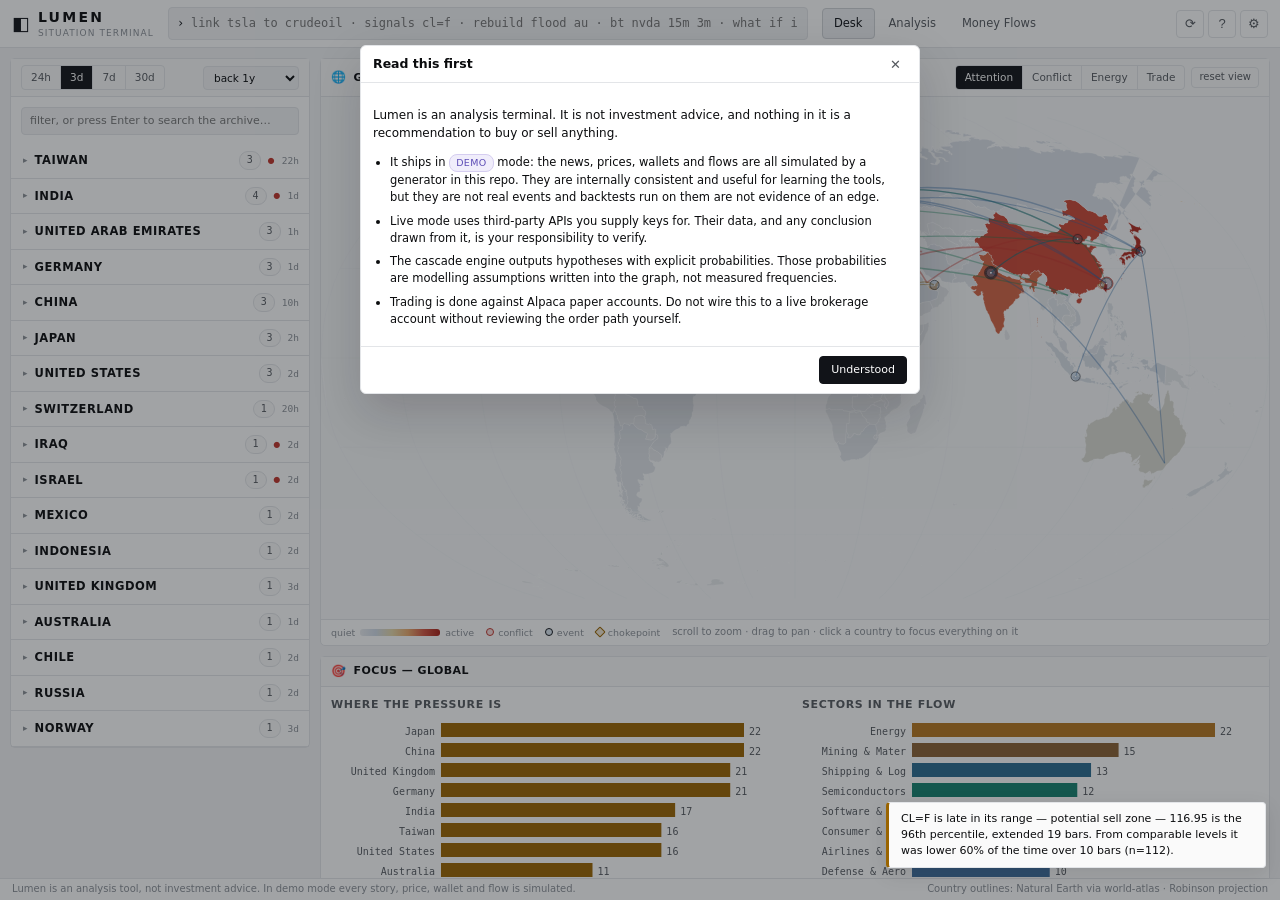
<file: index.html>
<!doctype html>
<html lang="en" data-theme="dark">
<head>
<meta charset="utf-8">
<meta name="viewport" content="width=device-width, initial-scale=1">
<title>Lumen Terminal</title>
<meta name="description" content="Geopolitical, macro and market intelligence terminal: situation map, contagion modelling, link analysis and an FVG backtest lab.">
<link rel="icon" href="data:image/svg+xml,<svg xmlns='http://www.w3.org/2000/svg' viewBox='0 0 100 100'><rect width='100' height='100' rx='18' fill='%230b0e13'/><path d='M28 72V28h10v34h24v10z' fill='%234c9aff'/></svg>">
<link rel="stylesheet" href="assets/css/app.css">
</head>
<body>

<header id="top">
  <div class="brand">
    <span class="logo">◧</span>
    <div>
      <b>LUMEN</b>
      <small>situation terminal</small>
    </div>
  </div>

  <div class="cmd-wrap">
    <span class="cmd-p">›</span>
    <input id="cmd" type="text" autocomplete="off" spellcheck="false"
           placeholder="link tsla to crudeoil · signals cl=f · rebuild flood au · bt nvda 15m 3m · what if iran closes hormuz   (press /)">
    <div id="cmd-drop" class="cmd-drop"></div>
  </div>

  <nav id="nav"></nav>

  <div class="top-actions">
    <button id="btn-refresh" class="icon-b" title="Regenerate the demo world with a new seed">⟳</button>
    <button id="btn-help" class="icon-b" title="Command reference">?</button>
    <button id="btn-settings" class="icon-b" title="Settings, API keys and data mode">⚙</button>
  </div>
</header>

<main id="view"></main>

<footer id="foot">
  <span>Lumen is an analysis tool, not investment advice. In demo mode every story, price, wallet and flow is simulated.</span>
  <span class="sp"></span>
  <span>Country outlines: Natural Earth via world-atlas · Robinson projection</span>
</footer>

<div id="toasts"></div>

<script src="assets/js/core.js"></script>
<script src="assets/js/data/world.js"></script>
<script src="assets/js/data/universe.js"></script>
<script src="assets/js/data/household.js"></script>
<script src="assets/js/data/feed.js"></script>
<script src="assets/js/data/market.js"></script>
<script src="assets/js/cascade.js"></script>
<script src="assets/js/linker.js"></script>
<script src="assets/js/backtest.js"></script>
<script src="assets/js/microstructure.js"></script>
<script src="assets/js/alerts.js"></script>
<script src="assets/js/whales.js"></script>
<script src="assets/js/risk.js"></script>
<script src="assets/js/providers.js"></script>
<script src="assets/js/charts.js"></script>
<script src="assets/js/map.js"></script>
<script src="assets/js/ui.js"></script>
<script src="assets/js/terminal.js"></script>
<script src="assets/js/view-desk.js"></script>
<script src="assets/js/view-cascade.js"></script>
<script src="assets/js/view-links.js"></script>
<script src="assets/js/view-signals.js"></script>
<script src="assets/js/view-backtest.js"></script>
<script src="assets/js/view-mainstreet.js"></script>
<script src="assets/js/view-whales.js"></script>
<script src="assets/js/view-analysis.js"></script>
<script src="assets/js/view-flows.js"></script>
<script src="assets/js/app.js"></script>
</body>
</html>
</file>
<file: assets/css/app.css>
/* Lumen Terminal — dark operations theme. */
:root {
  /* Light terminal: white surfaces, black type, hairline rules. Colour is spent only where it
     carries information — direction, severity, sector identity — never on chrome. */
  color-scheme: light;
  --bg:#f2f3f5; --panel:#ffffff; --panel2:#fafafa; --line:#e3e5e8; --line2:#cfd2d6;
  --grid:#eceef1; --track:#e8eaed; --hover:#f4f5f7; --sel:#eef0f3;
  --txt:#0b0c0e; --dim:#55595f; --dim2:#8a8f96;
  --accent:#111318; --accent2:#111318; --on-accent:#ffffff;
  --up:#0a7d4f; --down:#c0342b; --warn:#9a6400; --sim:#5b4bb5; --info:#1d6b78;
  --up-bg:#eaf6f0; --up-bd:#bfe3d2;
  --down-bg:#fdeeed; --down-bd:#f2c9c6;
  --warn-bg:#fdf3e2; --warn-bd:#ecd7a8;
  --sim-bg:#f0edfb; --sim-bd:#d5cdf0;
  --info-bg:#eef2f7; --info-bd:#c8d6e4;
  --shadow:0 6px 20px rgba(15,18,22,.10);
  --mono: ui-monospace, SFMono-Regular, "SF Mono", Menlo, Consolas, monospace;
  --sans: "Inter", "Segoe UI", system-ui, -apple-system, sans-serif;
  --r:4px;
}
* { box-sizing:border-box; }
html { height:100%; background:var(--bg); }
body { height:100%; }
body {
  margin:0; background:var(--bg); color:var(--txt);
  font:12px/1.45 var(--sans); overflow:hidden;
  display:flex; flex-direction:column;
  -webkit-font-smoothing:antialiased;
}
::-webkit-scrollbar { width:9px; height:9px; }
::-webkit-scrollbar-track { background:transparent; }
::-webkit-scrollbar-thumb { background:var(--line2); border-radius:5px; }
::-webkit-scrollbar-thumb:hover { background:var(--dim2); }
a { color:var(--accent); }
h3,h4 { margin:0 0 6px; font-weight:600; }
h4 { font-size:11px; color:var(--dim); text-transform:uppercase; letter-spacing:.06em; }
code, .mono { font-family:var(--mono); }
.up { color:var(--up); } .down { color:var(--down); } .warn { color:var(--warn); }

/* ---------- header ---------- */
#top {
  display:flex; align-items:center; gap:14px; padding:0 12px;
  height:48px; flex:0 0 48px; background:var(--panel); border-bottom:1px solid var(--line);
}
.brand { display:flex; align-items:center; gap:8px; }
.brand .logo { color:var(--accent); font-size:19px; }
.brand b { display:block; font-size:14px; letter-spacing:.16em; }
.brand small { display:block; font-size:9px; color:var(--dim2); letter-spacing:.12em; text-transform:uppercase; }

.cmd-wrap { position:relative; flex:1; max-width:640px; display:flex; align-items:center; }
.cmd-p { position:absolute; left:9px; color:var(--accent); font-family:var(--mono); }
#cmd {
  width:100%; background:var(--bg); border:1px solid var(--line); color:var(--txt);
  border-radius:var(--r); padding:7px 10px 7px 22px; font-family:var(--mono); font-size:12px; outline:none;
}
#cmd:focus { border-color:var(--accent2); box-shadow:0 0 0 2px rgba(17,19,24,.13); }
.cmd-drop {
  display:none; position:absolute; top:36px; left:0; right:0; z-index:200;
  background:var(--panel2); border:1px solid var(--line); border-radius:var(--r);
  max-height:340px; overflow:auto; box-shadow:0 12px 28px rgba(15,18,22,.14);
}
.cmd-s { display:flex; align-items:center; gap:9px; padding:6px 10px; cursor:pointer; border-bottom:1px solid var(--hover); }
.cmd-s:hover, .cmd-s.on { background:var(--sel); }
.cmd-s code { color:var(--accent); font-size:11px; min-width:150px; }
.cmd-s span { color:var(--dim); font-size:11px; flex:1; }

#nav { display:flex; gap:2px; }
.nav-b {
  background:none; border:1px solid transparent; color:var(--dim); cursor:pointer;
  padding:6px 11px; border-radius:var(--r); font:inherit; font-size:11.5px; white-space:nowrap;
}
.nav-b:hover { color:var(--txt); background:var(--hover); }
.nav-b.on { color:var(--accent); background:var(--sel); border-color:var(--line2); }
.top-actions { display:flex; gap:4px; margin-left:auto; }
.icon-b {
  background:none; border:1px solid var(--line); color:var(--dim); width:28px; height:28px;
  border-radius:var(--r); cursor:pointer; font-size:13px;
}
.icon-b:hover { color:var(--accent); border-color:var(--accent2); }

/* ---------- layout ---------- */
#view { flex:1; overflow:auto; padding:10px; }
#foot {
  flex:0 0 22px; height:22px; display:flex; align-items:center; gap:10px; padding:0 12px;
  background:var(--panel); border-top:1px solid var(--line); color:var(--dim2); font-size:10px;
}
#foot .sp { flex:1; }

/* ---------- panels ---------- */
.pnl { background:var(--panel); border:1px solid var(--line); border-radius:5px; margin-bottom:10px; }
.pnl-h {
  display:flex; align-items:center; gap:10px; padding:6px 10px;
  border-bottom:1px solid var(--line); background:var(--panel2);
}
.pnl-t { display:flex; align-items:center; gap:7px; font-size:11px; font-weight:600; letter-spacing:.04em; text-transform:uppercase; color:var(--txt); }
.pnl-i { font-size:12px; }
.pnl-n { color:var(--dim2); font-family:var(--mono); font-weight:400; font-size:10px; }
.pnl-a { margin-left:auto; display:flex; gap:6px; align-items:center; flex-wrap:wrap; justify-content:flex-end; }
.pnl-b { padding:10px; }
.pnl-b.nopad { padding:0; }

/* ---------- primitives ---------- */
.grid3,.grid4,.grid6 { display:grid; gap:8px; margin-bottom:10px; }
.grid3 { grid-template-columns:repeat(auto-fit,minmax(120px,1fr)); }
.grid4 { grid-template-columns:repeat(auto-fit,minmax(115px,1fr)); }
.grid6 { grid-template-columns:repeat(auto-fit,minmax(105px,1fr)); }
.two-col { display:grid; grid-template-columns:1fr 1fr; gap:14px; }
@media (max-width:1100px){ .two-col { grid-template-columns:1fr; } }

.stat { background:var(--panel2); border:1px solid var(--line); border-radius:var(--r); padding:6px 8px; }
.stat-l { color:var(--dim2); font-size:9.5px; text-transform:uppercase; letter-spacing:.05em; }
.stat-v { font-family:var(--mono); font-size:15px; margin-top:2px; }
.stat-v.tone-up { color:var(--up); } .stat-v.tone-down { color:var(--down); } .stat-v.tone-warn { color:var(--warn); }
.stat-s { color:var(--dim2); font-size:9.5px; margin-top:1px; }

.badge { display:inline-block; padding:1px 6px; border-radius:8px; font-size:9.5px; letter-spacing:.04em;
  border:1px solid var(--line); color:var(--dim); background:var(--panel2); white-space:nowrap; }
.b-up { color:var(--up); border-color:var(--up-bd); background:var(--up-bg); }
.b-down { color:var(--down); border-color:var(--down-bd); background:var(--down-bg); }
.b-warn { color:var(--warn); border-color:var(--warn-bd); background:var(--warn-bg); }
.b-i { color:var(--accent); border-color:var(--line2); background:var(--info-bg); }
.b-sim { color:var(--sim); border-color:var(--sim-bd); background:var(--sim-bg); }

.chip {
  background:var(--panel2); border:1px solid var(--line); color:var(--dim); cursor:pointer;
  border-radius:10px; padding:2px 8px; font:inherit; font-size:10px; white-space:nowrap;
}
.chip:hover { color:var(--txt); border-color:var(--accent2); }
.chip.on { color:var(--accent); border-color:var(--accent2); background:var(--info-bg); }
.chip.tick { font-family:var(--mono); }
.chip.tick.up { color:var(--up); } .chip.tick.down { color:var(--down); }
.chip.choke { color:var(--warn); border-color:var(--warn-bd); }
.btn {
  background:var(--panel2); border:1px solid var(--line); color:var(--txt); cursor:pointer;
  padding:5px 11px; border-radius:var(--r); font:inherit; font-size:11px;
}
.btn:hover { border-color:var(--accent2); }
.btn.primary { background:var(--accent); border-color:var(--accent); color:var(--on-accent); }
.btn.primary:hover { background:#2b2e35; }
.mini {
  background:none; border:1px solid var(--line); color:var(--dim); cursor:pointer;
  padding:2px 7px; border-radius:var(--r); font:inherit; font-size:10px;
}
.mini:hover { color:var(--accent); border-color:var(--accent2); }

.seg { display:inline-flex; border:1px solid var(--line); border-radius:var(--r); overflow:hidden; }
.seg-b {
  background:none; border:none; border-right:1px solid var(--line); color:var(--dim);
  padding:4px 9px; cursor:pointer; font:inherit; font-size:10.5px; white-space:nowrap;
}
.seg-b:last-child { border-right:none; }
.seg-b:hover { background:var(--hover); color:var(--txt); }
.seg-b.on { background:var(--accent); color:var(--on-accent); }

.bar { height:5px; background:var(--track); border-radius:3px; overflow:hidden; }
.bar i { display:block; height:100%; background:var(--accent); }
.bar i.b-up { background:var(--up); } .bar i.b-down { background:var(--down); } .bar i.b-warn { background:var(--warn); }

.dot { display:inline-block; width:7px; height:7px; border-radius:2px; vertical-align:middle; }
.cv { display:block; width:100%; }
.spark { display:block; }
.empty { padding:20px 12px; text-align:center; color:var(--dim2); }
.empty small { display:block; margin-top:4px; font-size:10px; color:var(--dim2); }
.note { color:var(--dim); font-size:11px; margin:6px 0; line-height:1.5; }
.note.small { font-size:10px; color:var(--dim2); }
.ok-note { color:var(--up); font-size:11px; }
.lg-note { color:var(--dim2); font-size:10px; }
.more { padding:8px; text-align:center; color:var(--dim2); font-size:10px; }
.loading { padding:16px; color:var(--dim2); }

/* ---------- table ---------- */
.tbl-w { overflow-x:auto; }
.tbl { width:100%; border-collapse:collapse; font-size:11px; }
.tbl th {
  text-align:left; color:var(--dim2); font-weight:500; font-size:9.5px; text-transform:uppercase;
  letter-spacing:.05em; padding:4px 7px; border-bottom:1px solid var(--line); white-space:nowrap;
}
.tbl td { padding:4px 7px; border-bottom:1px solid var(--line); vertical-align:middle; }
.tbl tbody tr:hover { background:var(--hover); }
.tbl tr.clk { cursor:pointer; }
.tbl tr.win td:first-child { box-shadow:inset 2px 0 0 var(--up); }
.tbl tr.loss td:first-child { box-shadow:inset 2px 0 0 var(--down); }
.tbl tr.cur { background:var(--sel); }
.a-r { text-align:right; font-family:var(--mono); }
.a-c { text-align:center; }
.addr { font-size:10px; color:var(--dim); }
.addr.full { display:block; padding:6px; background:var(--bg); border-radius:var(--r); word-break:break-all; margin:6px 0; }

/* ---------- fields ---------- */
.fld { display:flex; flex-direction:column; gap:3px; }
.fld-l { color:var(--dim2); font-size:9.5px; text-transform:uppercase; letter-spacing:.05em; }
.fld-h { color:var(--dim2); font-size:9.5px; line-height:1.4; }
input[type=text],input[type=number],input[type=password],input[type=search],select {
  background:var(--bg); border:1px solid var(--line); color:var(--txt);
  border-radius:var(--r); padding:5px 8px; font:inherit; font-size:11px; outline:none; width:100%;
}
input:focus,select:focus { border-color:var(--accent2); }
input[type=range] { width:100%; accent-color:var(--accent); }
.sld { display:flex; align-items:center; gap:8px; }
.sld input { flex:1; }
.sld-v { font-family:var(--mono); font-size:11px; color:var(--accent); min-width:44px; text-align:right; }

/* ---------- desk ---------- */
.desk { display:grid; grid-template-columns:330px minmax(0,1fr) 300px; gap:10px; align-items:start; }
@media (max-width:1500px){ .desk { grid-template-columns:300px minmax(0,1fr); } .desk-r { grid-column:1 / -1; display:grid; grid-template-columns:repeat(auto-fit,minmax(280px,1fr)); gap:10px; } }
@media (max-width:1000px){ .desk { grid-template-columns:1fr; } }
.desk-l,.desk-m,.desk-r { min-width:0; }

.wire-f { display:flex; gap:6px; margin-bottom:6px; flex-wrap:wrap; }
.wire-s { margin-bottom:8px; }
.wire { max-height:calc(100vh - 250px); overflow-y:auto; margin:0 -10px -10px; }
.wire.compact { max-height:none; margin:0; }
.st { padding:9px 10px; border-bottom:1px solid var(--line); cursor:pointer; border-left:2px solid transparent; }
.st:hover { background:var(--hover); }
.st.hot { border-left-color:var(--down); }
.st.k-conflict { border-left-color:#b03a2e; }
.st.k-energy { border-left-color:#a67c00; }
.st.k-monetary { border-left-color:#2a6b8f; }
.st.k-trade { border-left-color:#1f7a5a; }
.st-k { text-transform:uppercase; letter-spacing:.05em; color:var(--dim2); }
.st-src { color:var(--dim); }
.st-ago { font-family:var(--mono); }
.st-line { display:block; }
.st-ctry {
  display:inline; font-weight:700; color:var(--txt); font-size:11.5px;
  text-transform:uppercase; letter-spacing:.045em; margin-right:6px;
}
.st-ctry::after { content:'·'; margin-left:6px; color:var(--dim2); font-weight:400; }
.st-h { display:inline; font-size:11.5px; font-weight:400; line-height:1.5; margin:0; color:var(--txt);
  text-transform:none; letter-spacing:normal; }
.st-foot { display:flex; align-items:center; gap:7px; margin-top:5px; font-size:9.5px; color:var(--dim2); }
.st-foot .st-ago { margin-left:auto; }
.st-caret { font-style:normal; color:var(--dim2); transition:transform .16s; font-size:9px; }
.st.open .st-caret { transform:rotate(180deg); }
.st.open { background:var(--panel2); border-left-color:var(--accent); }
.st-tags { display:flex; gap:4px; flex-wrap:wrap; }

/* roll-down */
.st-roll { display:none; padding:9px 0 4px; border-top:1px solid var(--line); margin-top:8px; }
.st.open .st-roll { display:block; }
.roll-meta { display:flex; gap:10px; font-size:9.5px; color:var(--dim2); font-family:var(--mono); margin-bottom:7px; }
.roll-sum { color:var(--dim); font-size:10.5px; line-height:1.55; margin:7px 0 0; }
.roll-src { margin-top:9px; font-size:10px; color:var(--dim2); }
.roll-sec { margin-top:12px; }
.roll-sec h5 {
  display:flex; align-items:center; gap:8px; margin:0 0 6px; font-size:9.5px; font-weight:600;
  color:var(--dim2); text-transform:uppercase; letter-spacing:.06em;
}
.roll-sec h5 .mini { margin-left:auto; }
.mini-chain { display:flex; flex-wrap:wrap; gap:4px; align-items:center; line-height:1.9; }
.mc-seg { display:inline-flex; align-items:center; gap:4px; }
.mc-seg b { background:var(--panel); border:1px solid var(--line2); border-radius:9px; padding:2px 7px; font-size:10px; font-weight:500; }
.mc-seg i { font-style:normal; color:var(--warn); font-family:var(--mono); font-size:9px; }
.mc-seg u { text-decoration:none; color:var(--dim2); }
.mini-wl { display:flex; flex-direction:column; gap:6px; margin-top:9px; }
.mw { display:flex; gap:8px; align-items:flex-start; }
.mw-l { font-size:9px; text-transform:uppercase; letter-spacing:.06em; padding:2px 6px; border-radius:8px; flex:0 0 auto; }
.mw.up .mw-l { color:var(--up); background:var(--up-bg); border:1px solid var(--up-bd); }
.mw.down .mw-l { color:var(--down); background:var(--down-bg); border:1px solid var(--down-bd); }
.mw > div { display:flex; flex-wrap:wrap; gap:9px; }
.mw-s { display:flex; flex-direction:column; }
.mw-s b { font-size:10.5px; font-weight:500; }
.mw-s em { font-style:normal; font-family:var(--mono); font-size:9px; color:var(--dim2); }
.mini-link { display:flex; gap:9px; align-items:center; }
.ml-score {
  font-family:var(--mono); font-size:17px; padding:3px 9px; border-radius:var(--r);
  border:1px solid var(--line2); background:var(--panel);
}
.ml-score.t-up { color:var(--up); border-color:var(--up-bd); background:var(--up-bg); }
.ml-score.t-warn { color:var(--warn); border-color:var(--warn-bd); background:var(--warn-bg); }
.ml-b b { display:block; font-size:11px; }
.ml-b span { color:var(--dim2); font-size:9.5px; }
.mini-path { display:flex; flex-wrap:wrap; gap:4px; align-items:center; margin-top:7px; line-height:1.9; }
.mini-path b { font-size:10px; font-weight:500; background:var(--panel); border:1px solid var(--line); border-radius:9px; padding:2px 7px; }
.mini-path u { text-decoration:none; color:var(--dim2); margin:0 2px; }
.imp { display:inline-flex; gap:1.5px; }
.imp i { width:4px; height:4px; border-radius:1px; background:var(--line2); display:block; }
.imp i.on { background:var(--dim); }
.imp i.on.i4 { background:var(--warn); }
.imp i.on.i5 { background:var(--down); }

/* map */
.p-map .pnl-b { position:relative; }
.map-host { position:relative; background:#f7f8f9; }
.worldmap { display:block; width:100%; height:min(58vh,620px); cursor:grab; }
.worldmap.dragging { cursor:grabbing; }
.lm-grat-l { fill:none; stroke:var(--grid); stroke-width:.8; }
.lm-c { fill:#e6e8eb; stroke:var(--panel); stroke-width:.6; transition:fill .25s; }
.lm-c.known { fill:#dfe3e8; }
.lm-c:hover { stroke:var(--accent); stroke-width:1.1; }
.lm-c.sel { stroke:var(--accent); stroke-width:1.6; }
.lm-c.dim { opacity:.42; }
.lm-arc { fill:none; stroke:rgba(37,99,160,.38); }
.lm-arc-conflict { stroke:rgba(192,52,43,.42); }
.lm-arc-energy { stroke:rgba(154,100,0,.42); }
.lm-arc-trade { stroke:rgba(10,125,79,.36); }
.lm-arc:hover { stroke-width:3; }
.lm-pin { cursor:pointer; }
.lm-pin-shape { fill:rgba(37,99,160,.18); stroke:var(--accent); stroke-width:1.1; }
.lm-pin-core { fill:#fff; }
.lm-pin-conflict .lm-pin-shape { fill:rgba(192,52,43,.18); stroke:var(--down); }
.lm-pin-choke .lm-pin-shape { fill:rgba(154,100,0,.18); stroke:var(--warn); }
.lm-pulse { fill:none; stroke:var(--down); stroke-width:1; opacity:.6; animation:pulse 2.4s ease-out infinite; }
@keyframes pulse { 0%{ transform:scale(.6); opacity:.7; } 100%{ transform:scale(2.6); opacity:0; } }
.map-tip {
  position:absolute; z-index:50; background:var(--panel); border:1px solid var(--line);
  padding:5px 8px; border-radius:var(--r); pointer-events:none; max-width:250px; font-size:10.5px;
  box-shadow:var(--shadow);
}
.map-tip b { display:block; color:var(--txt); }
.map-tip span { color:var(--dim2); font-size:9.5px; }
.map-legend { display:flex; align-items:center; gap:12px; padding:5px 10px; border-top:1px solid var(--line); flex-wrap:wrap; }
.lg-scale { display:flex; align-items:center; gap:5px; font-size:9.5px; color:var(--dim2); }
.lg-grad { display:inline-block; width:80px; height:7px; border-radius:3px;
  background:linear-gradient(90deg,#e9ebee,#cfd9e6,#e4d6a8,#e8a86a,#d1523f,#a81f16); }
.lg-k { display:flex; align-items:center; gap:4px; font-size:9.5px; color:var(--dim2); }
.lg-pin { width:8px; height:8px; border-radius:50%; display:inline-block; border:1px solid; }
.lg-pin.lm-pin-event { border-color:var(--accent); background:rgba(37,99,160,.18); }
.lg-pin.lm-pin-conflict { border-color:var(--down); background:rgba(192,52,43,.18); }
.lg-pin.lm-pin-choke { border-color:var(--warn); background:rgba(154,100,0,.18); transform:rotate(45deg); border-radius:1px; }
.sw { display:inline-block; width:9px; height:9px; border-radius:2px; margin:0 3px; }
.sw.up { background:rgba(10,125,79,.28); border:1px solid var(--up); }
.sw.down { background:rgba(192,52,43,.28); border:1px solid var(--down); }

.brief2 { display:grid; grid-template-columns:1fr 1fr; gap:14px; }
@media (max-width:900px){ .brief2 { grid-template-columns:1fr; } }
.kv { display:flex; gap:6px; margin:4px 0; font-size:11px; }
.kv b { color:var(--dim2); font-weight:500; }

/* ---------- cascade ---------- */
.seed-row { display:grid; grid-template-columns:repeat(auto-fit,minmax(180px,1fr)); gap:6px; margin-bottom:10px; }
.seed-c {
  text-align:left; background:var(--panel2); border:1px solid var(--line); border-radius:var(--r);
  padding:7px 9px; cursor:pointer; color:var(--txt); font:inherit;
}
.seed-c:hover { border-color:var(--accent2); }
.seed-c.on { background:var(--sel); border-color:var(--accent2); }
.seed-c b { display:block; font-size:11.5px; margin-bottom:2px; }
.seed-c span { color:var(--dim2); font-size:9.5px; }
.casc-ctl { display:grid; grid-template-columns:repeat(auto-fit,minmax(230px,1fr)); gap:14px; }
.casc-cols { display:grid; grid-template-columns:1fr 1fr 1fr; gap:10px; }
@media (max-width:1300px){ .casc-cols { grid-template-columns:1fr; } }

.read-head { display:flex; align-items:center; gap:9px; flex-wrap:wrap; margin-bottom:4px; }
.read-head h3 { font-size:15px; margin:0; }
.chain-text { display:flex; flex-wrap:wrap; gap:5px; align-items:center; margin:10px 0; line-height:2; }
.ct-seg { display:inline-flex; align-items:center; gap:5px; }
.ct-seg b { background:var(--panel2); border:1px solid var(--line); border-radius:10px; padding:3px 9px; font-size:11px; font-weight:500; }
.ct-seg i { font-style:normal; color:var(--warn); font-family:var(--mono); font-size:9.5px; }
.ct-seg u { text-decoration:none; color:var(--dim2); margin:0 2px; }

.graph-host { overflow-x:auto; padding:6px; background:var(--panel2); }
.cgraph { display:block; }
.cg-e { fill:none; stroke:#aab3bd; opacity:.75; }
.cg-e.neg { stroke:#e0b0ab; }
.cg-n { cursor:pointer; }
.cg-n rect { fill:var(--panel2); stroke:var(--line2); }
.cg-n:hover rect { stroke:var(--accent); }
.cg-n.sel rect { stroke:var(--accent); stroke-width:1.6; }
.cg-n .cg-bar { fill:var(--accent); stroke:none; }
.cg-n.pos .cg-bar { fill:var(--up); }
.cg-n.neg .cg-bar { fill:var(--down); }
.cg-n.k-shock .cg-bar { fill:var(--warn); }
.cg-n text { fill:var(--txt); font:10.5px var(--sans); }
.cg-n .cg-sub { fill:var(--dim2); font-size:8.5px; font-family:var(--mono); }

.sec-list { display:flex; flex-direction:column; gap:9px; }
.sec-row { border-bottom:1px solid var(--line); padding-bottom:8px; }
.sec-h { display:flex; align-items:center; gap:6px; margin-bottom:4px; }
.sec-h b { flex:1; font-size:11.5px; font-weight:500; }
.modal-b h3, .read-head h3, .vd-t h3 { text-transform:none; letter-spacing:normal; }
.sec-h span { font-family:var(--mono); font-size:11px; }
.sec-lead { display:flex; gap:4px; flex-wrap:wrap; margin:5px 0 3px; }
.sec-why { color:var(--dim2); font-size:9.5px; }
.chain-ol { margin:0; padding-left:16px; }
.chain-ol li { margin-bottom:7px; font-size:11.5px; }
.ch-m { color:var(--warn); font-family:var(--mono); font-size:10px; }
.ch-why { color:var(--dim); font-size:10.5px; margin-top:2px; line-height:1.45; }

/* ---------- backtest ---------- */
.bt-row1 { display:grid; grid-template-columns:120px auto auto 1fr; gap:14px; align-items:end; }
@media (max-width:1000px){ .bt-row1 { grid-template-columns:1fr; } }
.sym-in { font-family:var(--mono); text-transform:uppercase; }
.bt-import { display:flex; gap:6px; align-items:center; justify-self:end; flex-wrap:wrap; }
.imp-name { display:flex; gap:5px; align-items:center; }
.bt-adv { margin-top:10px; border-top:1px solid var(--line); padding-top:8px; }
.bt-adv summary { cursor:pointer; color:var(--dim); font-size:11px; }
.bt-grid { display:grid; grid-template-columns:repeat(auto-fit,minmax(180px,1fr)); gap:11px; margin-top:10px; }
.bt-cols { display:grid; grid-template-columns:1fr 1fr; gap:10px; }
@media (max-width:1200px){ .bt-cols { grid-template-columns:1fr; } }
.bt-banner {
  display:flex; align-items:center; gap:9px; padding:6px 10px; margin-bottom:10px;
  border:1px solid var(--line); border-radius:var(--r); background:var(--panel); font-size:11px; flex-wrap:wrap;
}
.bt-banner.tone-sim { border-color:var(--sim-bd); background:var(--sim-bg); }
.bt-banner.tone-up { border-color:var(--up-bd); background:var(--up-bg); }
.bt-warn { color:var(--warn); font-size:10.5px; flex-basis:100%; }
.chart-host { padding:4px; }
.chart-top { display:flex; gap:10px; align-items:baseline; padding:0 4px 6px; }
.chart-top b { font-family:var(--mono); font-size:17px; }
.chart-top span { color:var(--dim2); font-size:10.5px; }
.ev-split { margin-top:10px; }

/* ---------- links ---------- */
.link-row { display:flex; gap:10px; align-items:end; flex-wrap:wrap; }
.link-row .fld { flex:1; min-width:150px; }
.link-to { color:var(--dim2); padding-bottom:6px; font-size:14px; }
.ent-in { font-family:var(--mono); }
.presets { display:flex; gap:5px; flex-wrap:wrap; margin-top:9px; }
.scan-row { margin-top:10px; padding-top:10px; border-top:1px solid var(--line); }
.links-cols { display:grid; grid-template-columns:1.15fr 1fr; gap:10px; }
@media (max-width:1300px){ .links-cols { grid-template-columns:1fr; } }
.vd-head { display:flex; gap:14px; align-items:center; margin-bottom:12px; }
.vd-score { display:flex; align-items:baseline; gap:2px; padding:6px 12px; border-radius:5px; border:1px solid var(--line); background:var(--panel2); }
.vd-score b { font-family:var(--mono); font-size:26px; }
.vd-score span { color:var(--dim2); font-size:11px; }
.vd-score.t-up b { color:var(--up); } .vd-score.t-warn b { color:var(--warn); } .vd-score.t-n b { color:var(--dim); }
.vd-t h3 { font-size:15px; margin-bottom:5px; }
.vd-t > div { display:flex; gap:5px; flex-wrap:wrap; }
.vd-bars { display:flex; flex-direction:column; gap:6px; margin-bottom:11px; }
.chan { display:grid; grid-template-columns:80px 1fr 28px; gap:9px; align-items:center; }
.chan-n { color:var(--dim2); font-size:10px; text-transform:uppercase; letter-spacing:.05em; }
.chan b { font-family:var(--mono); font-size:11px; text-align:right; color:var(--dim); }
.vd-read { margin:0; padding-left:16px; }
.vd-read li { font-size:11.5px; margin-bottom:5px; line-height:1.5; }
.paths { display:flex; flex-direction:column; gap:10px; }
.path { border:1px solid var(--line); border-radius:var(--r); padding:8px; background:var(--panel2); }
.path.best { border-color:var(--line2); }
.path-h { display:flex; gap:8px; align-items:center; margin-bottom:6px; }
.path-w { color:var(--dim2); font-family:var(--mono); font-size:9.5px; }
.path-n { display:flex; flex-wrap:wrap; gap:5px; align-items:center; margin-bottom:6px; }
.pn { display:inline-flex; align-items:center; gap:5px; }
.pn b { font-size:11px; font-weight:500; padding:2px 7px; border-radius:9px; background:var(--panel2); border:1px solid var(--line); }
.pn.t-ticker b { color:var(--accent); }
.pn.t-country b { color:var(--warn); }
.pn.t-factor b { color:var(--info); }
.pn.t-sector b { color:var(--sim); }
.pn.t-choke b { color:#b5527a; }
.pn u { text-decoration:none; color:var(--dim2); }
.path-why { margin:0; padding-left:15px; }
.path-why li { color:var(--dim); font-size:10.5px; margin-bottom:3px; line-height:1.45; }
.ek { color:var(--dim2); font-style:normal; text-transform:uppercase; font-size:8.5px; letter-spacing:.05em; }
.scan-cols { display:grid; grid-template-columns:repeat(auto-fit,minmax(260px,1fr)); gap:14px; }
.scan-col h4 { margin-bottom:4px; }

/* ---------- whales / book ---------- */
.w-filters { display:flex; gap:8px; flex-wrap:wrap; }
.book-cols { display:grid; grid-template-columns:1fr 1fr; gap:10px; }
@media (max-width:1200px){ .book-cols { grid-template-columns:1fr; } }
.warns { margin:0; padding-left:16px; }
.warns li { font-size:11px; margin-bottom:4px; }
.warns li.w-high { color:var(--down); }
.warns li.w-med { color:var(--warn); }
.hedges { margin:0; padding-left:0; list-style:none; }
.hedges li { padding:6px 0; border-bottom:1px solid var(--line); font-size:11px; line-height:1.5; }
.alp-off { display:flex; gap:9px; align-items:center; flex-wrap:wrap; font-size:11px; color:var(--dim); }
.size-out { margin-top:10px; }

/* ---------- modal ---------- */
.modal-back { position:fixed; inset:0; background:rgba(22,25,30,.40); z-index:500; display:flex; align-items:flex-start; justify-content:center; padding:5vh 16px; overflow:auto; }
.modal { background:var(--panel); border:1px solid var(--line); border-radius:6px; width:min(560px,100%); box-shadow:0 20px 48px rgba(15,18,22,.18); }
.modal.wide { width:min(1000px,100%); }
.modal-h { display:flex; align-items:center; padding:9px 12px; border-bottom:1px solid var(--line); }
.modal-h b { font-size:12.5px; }
.modal-h .x { margin-left:auto; background:none; border:none; color:var(--dim); cursor:pointer; font-size:13px; }
.modal-h .x:hover { color:var(--down); }
.modal-b { padding:12px; }
.modal-b h3 { font-size:14px; line-height:1.45; }
.modal-f { padding:9px 12px; border-top:1px solid var(--line); display:flex; gap:8px; justify-content:flex-end; }
.sd-head { display:flex; gap:7px; align-items:center; margin-bottom:7px; flex-wrap:wrap; font-size:10px; color:var(--dim2); }
.sd-sub { margin-top:13px; }
.sd-tags { display:flex; gap:5px; flex-wrap:wrap; margin:7px 0; }
.sd-seeds { display:flex; gap:6px; flex-wrap:wrap; }
.set-sec { margin-bottom:16px; padding-bottom:14px; border-bottom:1px solid var(--line); }
.set-sec:last-child { border-bottom:none; }
.set-sec h4 { margin-bottom:8px; }
.set-sec .fld { margin-bottom:9px; }
.help-list { display:flex; flex-direction:column; gap:2px; }
.help-row { display:grid; grid-template-columns:190px 1fr auto; gap:9px; align-items:center; padding:5px 0; border-bottom:1px solid var(--line); }
.help-row code { color:var(--accent); font-size:11px; }
.help-row span { color:var(--dim); font-size:11px; }
.modal-b ul { margin:6px 0; padding-left:17px; }
.modal-b li { font-size:11.5px; margin-bottom:6px; line-height:1.5; }

/* ---------- toasts ---------- */
#toasts { position:fixed; right:14px; bottom:32px; z-index:600; display:flex; flex-direction:column; gap:7px; }
.toast {
  background:var(--panel2); border:1px solid var(--line); border-left:3px solid var(--accent);
  padding:8px 12px; border-radius:var(--r); max-width:380px; font-size:11px;
  box-shadow:var(--shadow); animation:slidein .18s ease-out;
}
.toast.t-up { border-left-color:var(--up); }
.toast.t-down,.toast.t-warn { border-left-color:var(--warn); }
.toast.out { opacity:0; transform:translateX(16px); transition:.35s; }
@keyframes slidein { from{ opacity:0; transform:translateX(20px);} to{ opacity:1; transform:none;} }

/* ---------- signals ---------- */
.sig-ctl { display:grid; grid-template-columns:130px auto auto auto; gap:14px; align-items:end; }
@media (max-width:1100px){ .sig-ctl { grid-template-columns:1fr; } }
.nav-dot {
  display:inline-block; margin-left:5px; min-width:15px; height:15px; line-height:15px;
  border-radius:8px; background:var(--down); color:var(--on-accent); font-size:9px; font-style:normal;
  text-align:center; padding:0 4px; font-weight:700; vertical-align:middle;
}
.exh-head { display:flex; gap:14px; align-items:center; margin-bottom:12px; flex-wrap:wrap; }
.exh-gauge {
  display:flex; flex-direction:column; align-items:center; justify-content:center;
  padding:7px 14px; border-radius:5px; border:1px solid var(--line); background:var(--panel2); min-width:110px;
}
.exh-gauge b { font-family:var(--mono); font-size:26px; line-height:1; }
.exh-gauge span { color:var(--dim2); font-size:9px; text-transform:uppercase; letter-spacing:.05em; margin-top:3px; }
.exh-gauge.t-normal b { color:var(--up); }
.exh-gauge.t-elevated b { color:var(--warn); }
.exh-gauge.t-high b { color:var(--down); }
.exh-t h3 { font-size:16px; text-transform:none; letter-spacing:normal; display:flex; gap:9px; align-items:baseline; }
.exh-px { font-family:var(--mono); font-style:normal; color:var(--dim); font-size:14px; }
.exh-t > div { display:flex; gap:5px; flex-wrap:wrap; }
.range-bar { margin:12px 0 22px; }
.rb-track { position:relative; height:7px; background:var(--track); border-radius:4px; }
.rb-fill { display:block; height:100%; border-radius:4px; background:linear-gradient(90deg,#cfd9e6,#e4d6a8,#e8a86a,#c0342b); }
.rb-mark { position:absolute; top:-4px; width:2px; height:15px; background:var(--txt); transform:translateX(-1px); }
.rb-now { position:absolute; top:14px; transform:translateX(-50%); font-family:var(--mono); font-size:11px; color:var(--txt); white-space:nowrap; }
.rb-lbl { display:flex; justify-content:space-between; margin-top:4px; font-family:var(--mono); font-size:10px; color:var(--dim2); }
.rb-lbl b { color:var(--txt); }
.tbl td.thin { color:var(--dim2); }
.det-grid { display:grid; grid-template-columns:repeat(auto-fit,minmax(250px,1fr)); gap:9px; }
.det { border:1px solid var(--line); border-radius:var(--r); padding:8px; background:var(--panel2); opacity:.6; }
.det.hit { opacity:1; border-color:var(--line2); }
.det-h { display:flex; gap:6px; align-items:center; margin-bottom:4px; }
.det-h b { font-size:11.5px; flex:1; }
.det-i { font-size:13px; }
.det-n { color:var(--dim2); font-size:9.5px; font-family:var(--mono); }
.det p { margin:0; color:var(--dim); font-size:10.5px; line-height:1.5; }
.pin-note { margin-top:10px; padding:8px; border:1px solid var(--warn-bd); background:var(--warn-bg); border-radius:var(--r); font-size:11px; }
.rules { display:flex; flex-direction:column; gap:9px; margin-top:9px; }
.rule { border:1px solid var(--line); border-radius:var(--r); padding:9px; background:var(--panel2); }
.rule.off { opacity:.48; }
.rule-h { display:flex; gap:8px; align-items:center; margin-bottom:8px; }
.rule-h b { flex:1; font-size:11.5px; }
.sw-t { display:flex; gap:4px; align-items:center; font-size:10px; color:var(--dim2); cursor:pointer; }
.rule-f { display:grid; grid-template-columns:repeat(auto-fit,minmax(130px,1fr)); gap:9px; }
.rule-last { margin-top:6px; font-size:9.5px; color:var(--dim2); font-family:var(--mono); }
.alog { display:flex; flex-direction:column; }
.al { padding:8px 0; border-bottom:1px solid var(--line); cursor:pointer; border-left:2px solid transparent; padding-left:8px; }
.al:hover { background:var(--hover); }
.al.t-down { border-left-color:var(--down); }
.al.t-warn { border-left-color:var(--warn); }
.al.t-i { border-left-color:var(--accent); }
.al-h { display:flex; gap:8px; align-items:baseline; }
.al-h b { font-size:11.5px; flex:1; }
.al-h span { color:var(--dim2); font-size:9.5px; font-family:var(--mono); }
.al p { margin:3px 0 0; color:var(--dim); font-size:10.5px; line-height:1.5; }

/* ---------- main street ---------- */
.ms-ctl { display:flex; gap:14px; flex-wrap:wrap; }
.basket { display:grid; grid-template-columns:repeat(auto-fit,minmax(330px,1fr)); gap:10px; }
.bcard { border:1px solid var(--line); border-radius:var(--r); padding:10px; background:var(--panel2); }
.bc-h { display:flex; gap:7px; align-items:center; margin-bottom:7px; flex-wrap:wrap; }
.bc-h b { flex:1; font-size:12px; }
.bc-i { font-size:15px; }
.bc-h span:last-child { font-family:var(--mono); font-size:10.5px; }
.bc-pain { color:var(--dim); font-size:10.5px; line-height:1.5; margin:8px 0; }
.bc-sec { margin-top:8px; }
.bc-sec h5 { margin:0 0 4px; font-size:9.5px; color:var(--dim2); text-transform:uppercase; letter-spacing:.05em; font-weight:500; }
.bc-row { display:grid; grid-template-columns:64px 1fr auto 46px; gap:7px; align-items:baseline; padding:3px 0; cursor:pointer; border-bottom:1px solid var(--line); }
.bc-row:hover { background:var(--hover); }
.bc-row code { color:var(--accent); font-size:10px; }
.bc-n { font-size:10.5px; }
.bc-w { color:var(--dim2); font-size:9.5px; text-align:right; }
.bc-row b { font-family:var(--mono); font-size:10px; text-align:right; }
@media (max-width:620px){ .bc-row { grid-template-columns:60px 1fr 46px; } .bc-w { display:none; } }

.phase { padding:10px 0; border-bottom:1px solid var(--line); opacity:.62; }
.phase.on { opacity:1; }
.phase.done { opacity:.44; }
.ph-h { display:flex; gap:7px; align-items:center; margin-bottom:6px; flex-wrap:wrap; }
.ph-h b { font-size:12px; }
.ph-track { position:relative; height:6px; background:var(--track); border-radius:3px; margin:7px 0; }
.ph-track i { position:absolute; height:100%; background:var(--accent2); border-radius:3px; }
.phase.on .ph-track i { background:var(--warn); }
.ph-track u { position:absolute; top:-4px; width:2px; height:14px; background:var(--txt); }
.ph-what { color:var(--dim); font-size:10.5px; line-height:1.55; margin:5px 0; }
.ph-caution { color:var(--warn); font-size:10.5px; line-height:1.55; margin:5px 0; }
.ph-picks { display:flex; gap:4px; flex-wrap:wrap; margin-top:6px; }
.tbl tr.muted td { color:var(--dim2); }

/* ---------- wire: country groups + archive ---------- */
.pnl.bare > .pnl-h { padding:6px 10px; }
.pnl.bare .pnl-t { display:none; }
.pnl.bare .pnl-a { margin-left:0; width:100%; justify-content:space-between; }
select.arch-range { width:auto; min-width:96px; font-size:10.5px; padding:4px 6px; }

.wire-note:empty { display:none; }
.cgrp { border-bottom:1px solid var(--line); }
.cgrp-h {
  display:flex; align-items:center; gap:7px; padding:8px 10px; cursor:pointer;
  border-left:2px solid transparent;
}
.cgrp-h:hover { background:var(--hover); }
.cgrp.open > .cgrp-h { background:var(--sel); border-left-color:var(--accent); }
.cgrp-caret { font-style:normal; color:var(--dim2); font-size:9px; transition:transform .16s; }
.cgrp.open .cgrp-caret { transform:rotate(90deg); }
.cgrp-n { flex:1; font-size:11.5px; font-weight:700; text-transform:uppercase; letter-spacing:.045em; }
.cgrp-c {
  font-family:var(--mono); font-size:10px; color:var(--dim); background:var(--panel2);
  border:1px solid var(--line); border-radius:9px; padding:1px 7px;
}
.cgrp-hot { color:var(--down); font-size:8px; }
.cgrp-t { font-family:var(--mono); font-size:9.5px; color:var(--dim2); }
.cgrp-b { display:none; background:var(--panel); }
.cgrp.open > .cgrp-b { display:block; }
.cgrp-b .st { padding-left:20px; }

.arch-head {
  display:flex; align-items:center; gap:8px; padding:7px 10px;
  background:var(--info-bg); border-bottom:1px solid var(--info-bd); font-size:10.5px;
}
.arch-head b { flex:1; font-size:11px; }
.arch-head span { color:var(--dim); font-size:9.5px; }
.arch-load { color:var(--accent); }
.arch-note { padding:7px 10px; font-size:10px; color:var(--dim); background:var(--warn-bg); border-bottom:1px solid var(--warn-bd); line-height:1.5; }
.arch-div {
  padding:5px 10px; font-size:9px; text-transform:uppercase; letter-spacing:.08em;
  color:var(--dim2); background:var(--panel2); border-top:1px solid var(--line); border-bottom:1px solid var(--line);
}

/* ---------- merged view tabs ---------- */
.anl-ctl { display:grid; grid-template-columns:130px auto auto; gap:14px; align-items:end; }
@media (max-width:1000px){ .anl-ctl { grid-template-columns:1fr; } }
.anl-tabs { display:flex; align-items:center; gap:2px; flex-wrap:wrap; margin-top:10px;
  border-top:1px solid var(--line); padding-top:8px; }
.anl-tab {
  background:none; border:1px solid transparent; color:var(--dim); cursor:pointer;
  padding:5px 11px; border-radius:var(--r); font:inherit; font-size:11.5px; white-space:nowrap;
}
.anl-tab:hover { background:var(--hover); color:var(--txt); }
.anl-tab.on { background:var(--accent); color:var(--on-accent); }
.tab-sep { width:1px; height:18px; background:var(--line2); margin:0 8px; display:inline-block; }
.p-flwset .pnl-b { padding-top:4px; }
.p-flwset .anl-tabs { margin-top:0; border-top:none; padding-top:0; }
</file>
